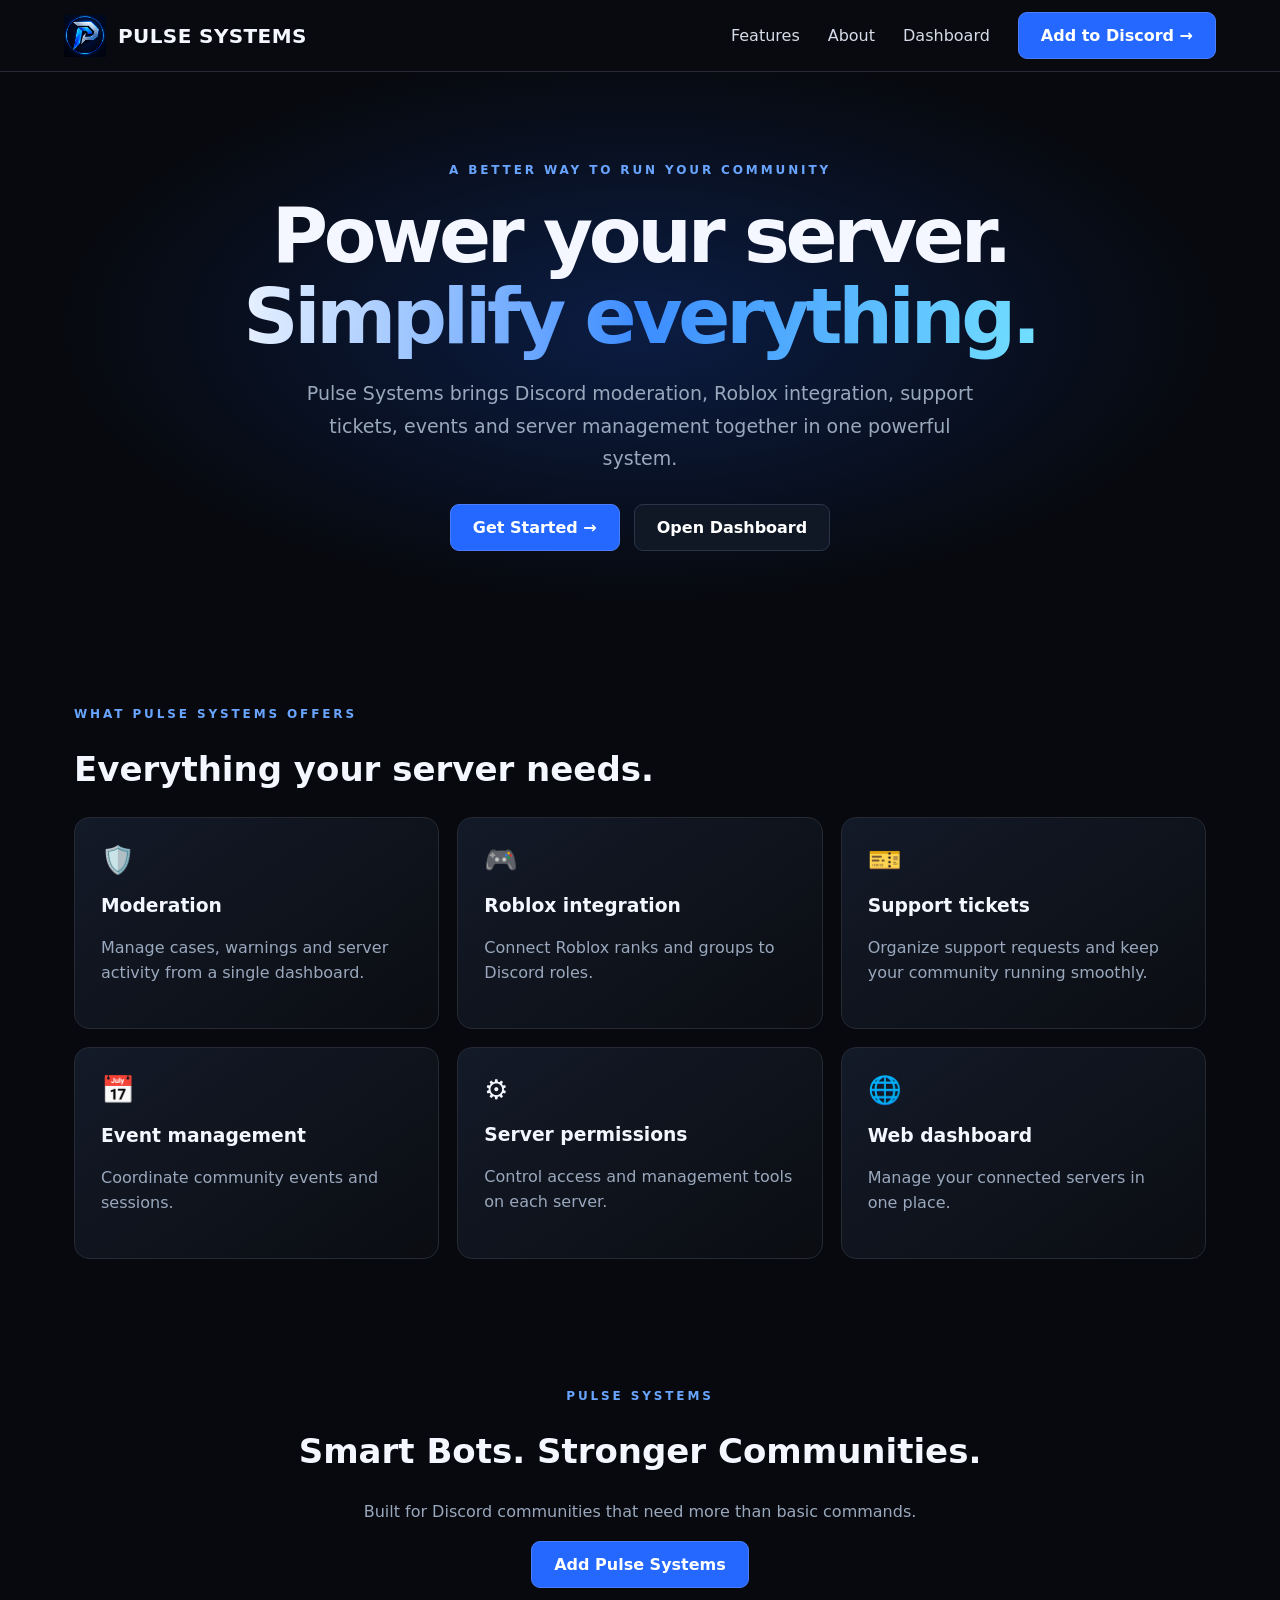
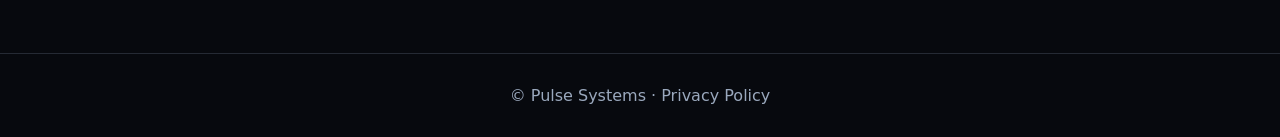
<file: index.html>
<!doctype html><html lang="en"><head><meta charset="utf-8"><meta name="viewport" content="width=device-width,initial-scale=1"><title>Pulse Systems — Smart Bots. Stronger Communities.</title><link rel="stylesheet" href="pulse-site.css"></head><body><header class="top"><a class="brand" href="index.html"><img src="pulse-logo.png" alt="Pulse Systems">PULSE SYSTEMS</a><nav class="links"><a href="index.html#features">Features</a><a href="index.html#about">About</a><a href="login.html">Dashboard</a><a class="btn" href="https://discord.com/oauth2/authorize?client_id=1556879045915050004&permissions=8&integration_type=0&scope=bot+applications.commands">Add to Discord →</a></nav></header><main><section class="hero"><div><div class="eyebrow">A better way to run your community</div><h1>Power your server.<br><span class="gradient">Simplify everything.</span></h1><p>Pulse Systems brings Discord moderation, Roblox integration, support tickets, events and server management together in one powerful system.</p><div class="hero-actions"><a class="btn" href="https://discord.com/oauth2/authorize?client_id=1556879045915050004&permissions=8&integration_type=0&scope=bot+applications.commands">Get Started →</a><a class="btn alt" href="login.html">Open Dashboard</a></div></div></section><section class="section" id="features"><div class="eyebrow">What Pulse Systems offers</div><h2>Everything your server needs.</h2><div class="cards"><div class="card"><div class="emoji">🛡️</div><h3>Moderation</h3><p>Manage cases, warnings and server activity from a single dashboard.</p></div><div class="card"><div class="emoji">🎮</div><h3>Roblox integration</h3><p>Connect Roblox ranks and groups to Discord roles.</p></div><div class="card"><div class="emoji">🎫</div><h3>Support tickets</h3><p>Organize support requests and keep your community running smoothly.</p></div><div class="card"><div class="emoji">📅</div><h3>Event management</h3><p>Coordinate community events and sessions.</p></div><div class="card"><div class="emoji">⚙️</div><h3>Server permissions</h3><p>Control access and management tools on each server.</p></div><div class="card"><div class="emoji">🌐</div><h3>Web dashboard</h3><p>Manage your connected servers in one place.</p></div></div></section><section class="section" id="about" style="text-align:center"><div class="eyebrow">Pulse Systems</div><h2>Smart Bots. Stronger Communities.</h2><p class="muted">Built for Discord communities that need more than basic commands.</p><a class="btn" href="https://discord.com/oauth2/authorize?client_id=1556879045915050004&permissions=8&integration_type=0&scope=bot+applications.commands">Add Pulse Systems</a></section></main><footer class="foot">© Pulse Systems · <a href="privacy.html">Privacy Policy</a></footer></body></html>
</file>
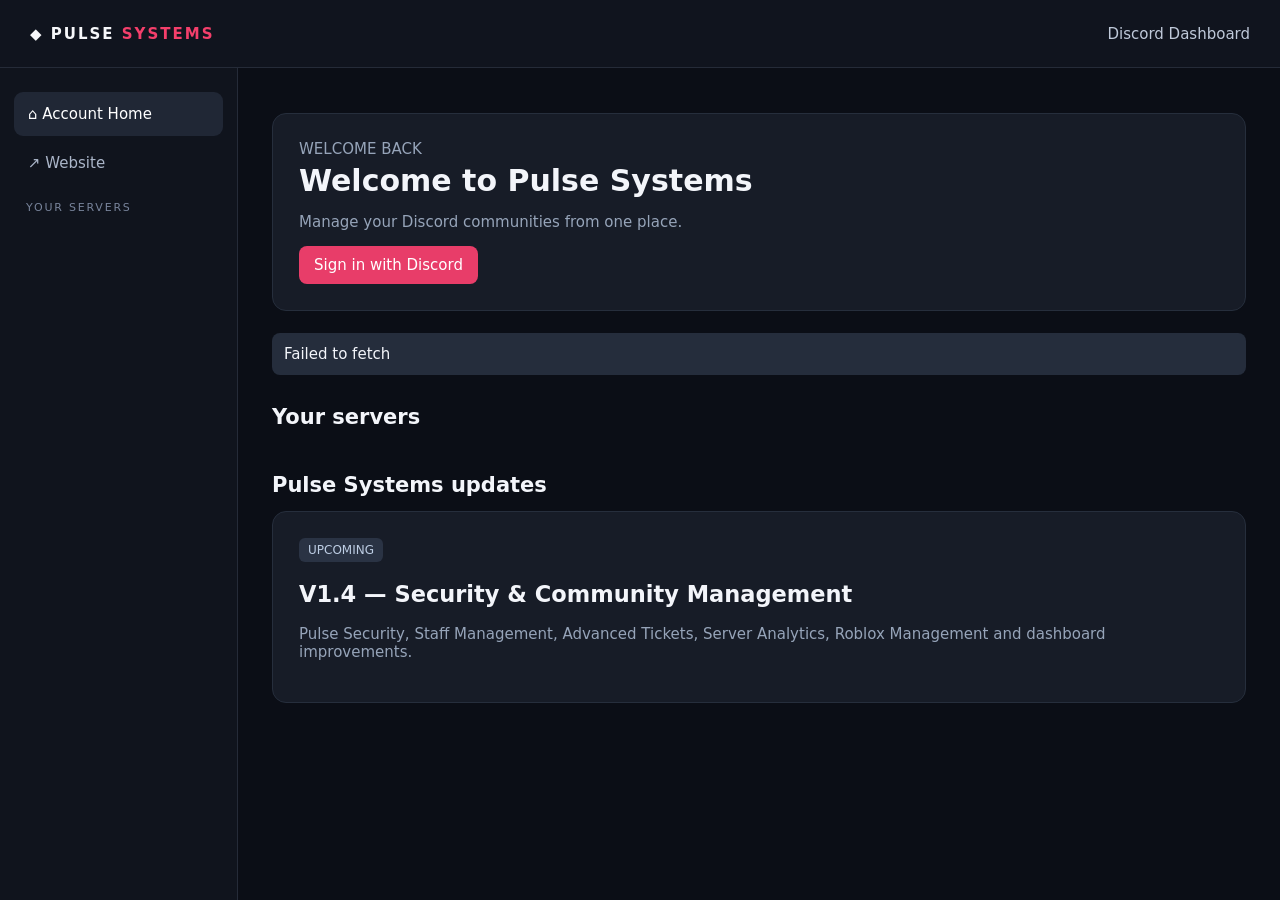
<file: dashboard.html>
<!doctype html><html lang="en"><head><meta charset="utf-8"><meta name="viewport" content="width=device-width,initial-scale=1"><title>Pulse Systems — Dashboard</title><link rel="stylesheet" href="pulse-dashboard.css"></head><body><header class="top"><a class="brand" href="index.html">◆ PULSE <b>SYSTEMS</b></a><div class="user" id="account">Discord Dashboard</div></header><div class="shell"><aside><a class="side-link active" href="dashboard.html">⌂ Account Home</a><a class="side-link" href="index.html">↗ Website</a><div class="side-label">YOUR SERVERS</div><div id="sidebarServers"></div></aside><main class="content"><section class="hero"><div class="muted">WELCOME BACK</div><h1 id="greeting">Welcome to Pulse Systems</h1><p class="muted">Manage your Discord communities from one place.</p><button class="btn" id="signin" hidden>Sign in with Discord</button></section><div id="feedback" class="feedback">Connecting to your account…</div><h2 class="section-title">Your servers</h2><div id="serverCards" class="cards"></div><h2 class="section-title">Pulse Systems updates</h2><section class="panel"><span class="pill">UPCOMING</span><h2>V1.4 — Security & Community Management</h2><p class="muted">Pulse Security, Staff Management, Advanced Tickets, Server Analytics, Roblox Management and dashboard improvements.</p></section></main></div><script src="dashboard-config.js"></script><script src="pulse-dashboard-common.js"></script><script src="pulse-home.js"></script></body></html>
</file>
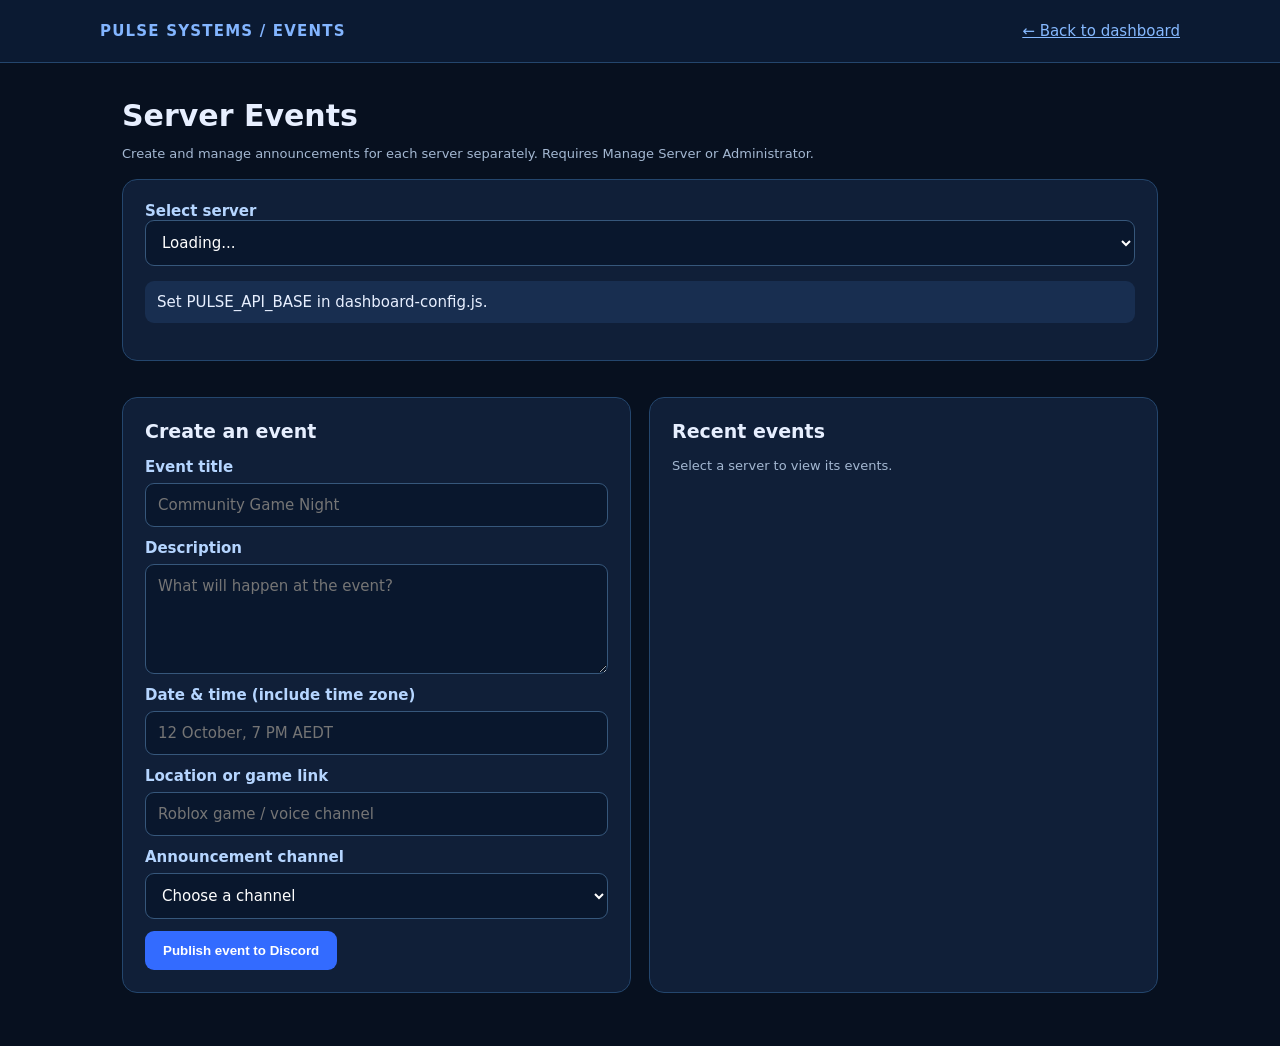
<file: events.html>
<!doctype html><html lang="en"><head><meta charset="utf-8"><meta name="viewport" content="width=device-width,initial-scale=1"><title>Events | Pulse Systems</title><style>
:root{color-scheme:dark}*{box-sizing:border-box}body{margin:0;background:#07101f;color:#e7efff;font:15px system-ui,Segoe UI,sans-serif}header{padding:22px max(24px,calc((100vw - 1080px)/2));background:#0b1a32;border-bottom:1px solid #24466d;display:flex;justify-content:space-between;gap:12px;align-items:center}a{color:#86b9ff}h1{font-size:30px;margin:0}h2{font-size:19px;margin-top:0}.brand{color:#83b5ff;letter-spacing:.08em;font-weight:800}.wrap{max-width:1080px;margin:35px auto;padding:0 22px}.card{border:1px solid #24466d;border-radius:15px;background:#101f38;padding:22px;margin:18px 0}.grid{display:grid;grid-template-columns:1fr 1fr;gap:18px}.field{display:grid;gap:7px;margin:12px 0}label{font-weight:650;color:#b5d5ff}input,select,textarea{width:100%;background:#09172d;border:1px solid #36577b;color:#fff;border-radius:9px;padding:12px;font:inherit}textarea{min-height:110px;resize:vertical}button{background:#336bff;border:0;color:white;border-radius:9px;padding:12px 18px;font-weight:700;cursor:pointer}button:disabled{opacity:.5;cursor:not-allowed}.secondary{background:#223b5d}.event{border:1px solid #284b73;border-radius:10px;padding:15px;margin:12px 0}.muted{color:#a4b8d2;font-size:13px}.notice{padding:12px;border-radius:9px;background:#182e50;min-height:42px}.row{display:flex;gap:12px;align-items:center;flex-wrap:wrap}#login{display:none}@media(max-width:720px){.grid{grid-template-columns:1fr}header{padding:16px 22px}}</style></head>
<body><header><div class="brand">PULSE SYSTEMS / EVENTS</div><a href="dashboard.html">← Back to dashboard</a></header><main class="wrap"><h1>Server Events</h1><p class="muted">Create and manage announcements for each server separately. Requires Manage Server or Administrator.</p><div class="card"><div class="row"><div style="flex:1"><label for="guild">Select server</label><select id="guild"><option value="">Loading...</option></select></div><button id="login">Sign in with Discord</button><button id="logout" class="secondary" hidden>Log out</button></div><p class="notice" id="status" role="status">Connecting...</p></div><div class="grid"><section class="card"><h2>Create an event</h2><form id="create"><div class="field"><label for="title">Event title</label><input id="title" maxlength="150" required placeholder="Community Game Night"></div><div class="field"><label for="details">Description</label><textarea id="details" maxlength="900" required placeholder="What will happen at the event?"></textarea></div><div class="field"><label for="when">Date & time (include time zone)</label><input id="when" maxlength="200" required placeholder="12 October, 7 PM AEDT"></div><div class="field"><label for="location">Location or game link</label><input id="location" maxlength="300" required placeholder="Roblox game / voice channel"></div><div class="field"><label for="channel">Announcement channel</label><select id="channel" required><option value="">Choose a channel</option></select></div><button id="publish" type="submit">Publish event to Discord</button></form></section><section class="card"><h2>Recent events</h2><div id="events" class="muted">Select a server to view its events.</div></section></div></main>
<script src="dashboard-config.js"></script><script>
(()=>{'use strict';const $=id=>document.getElementById(id),api=(window.PULSE_API_BASE||'').replace(/\/$/,''),status=$('status');let csrf='';const esc=s=>String(s??'').replace(/[&<>"']/g,c=>({'&':'&amp;','<':'&lt;','>':'&gt;','"':'&quot;',"'":'&#39;'}[c]));function msg(s){status.textContent=s}async function request(path,method='GET',body){const r=await fetch(api+path,{method,credentials:'include',headers:{'Accept':'application/json','Content-Type':'application/json','X-Pulse-CSRF':csrf},body:body?JSON.stringify(body):undefined});if(!r.ok)throw Error((await r.text()).slice(0,250)||'Request failed: '+r.status);return r.json()}async function load(){const id=$('guild').value;$('events').textContent='Loading...';$('channel').innerHTML='<option value="">Choose a channel</option>';if(!id){$('events').textContent='Select a server.';return}try{const [ev,ch]=await Promise.all([request('/api/guilds/'+id+'/events'),request('/api/guilds/'+id+'/event-channels')]);for(const c of ch.channels){const opt=document.createElement('option');opt.value=c.id;opt.textContent='#'+c.name;$('channel').append(opt)}$('events').innerHTML='';if(!ev.events.length){$('events').textContent='No events in this server yet.'}for(const e of ev.events){const div=document.createElement('div');div.className='event';const active=e.ended_at===null;div.innerHTML='<b>'+esc(e.title)+'</b><p class="muted">'+(active?'Active':'Ended')+' • '+new Date(e.created_at*1000).toLocaleString()+'</p><p class="muted">Host ID: '+esc(e.host_id)+'</p>';if(active){const b=document.createElement('button');b.textContent='End event';b.className='secondary';b.onclick=async()=>{if(!confirm('End this event and post a closing message?'))return;b.disabled=true;try{await request('/api/guilds/'+id+'/events/'+e.id+'/end','POST');msg('Event ended successfully.');await load()}catch(err){msg(err.message);b.disabled=false}};div.append(b)}$('events').append(div)}msg('Managing events for the selected server.')}catch(err){msg(err.message);$('events').textContent='Unable to load events.'}}$('guild').addEventListener('change',load);$('create').addEventListener('submit',async e=>{e.preventDefault();const id=$('guild').value;if(!id)return msg('Select a server first.');const b=$('publish');b.disabled=true;try{const result=await request('/api/guilds/'+id+'/events','POST',{title:$('title').value,details:$('details').value,when:$('when').value,location:$('location').value,channel_id:$('channel').value});$('create').reset();msg('Event published successfully: '+result.message_url);await load()}catch(err){msg(err.message)}finally{b.disabled=false}});$('login').onclick=()=>location.href=api+'/api/login';$('logout').onclick=async()=>{try{await request('/api/logout','POST')}finally{location.reload()}};async function init(){if(!api||api.includes('SET-YOUR-API-HOST'))return msg('Set PULSE_API_BASE in dashboard-config.js.');try{const me=await request('/api/me');csrf=me.csrf;$('logout').hidden=false;const result=await request('/api/guilds');$('guild').innerHTML='<option value="">Choose a server</option>';for(const g of result.guilds){const o=document.createElement('option');o.value=g.id;o.textContent=g.name;$('guild').append(o)}if(result.guilds.length){$('guild').value=result.guilds[0].id;await load()}else msg('No servers available.')}catch(err){msg('Sign in to manage events. '+err.message);$('login').style.display='inline-block'}}init()})();
</script></body></html>
</file>
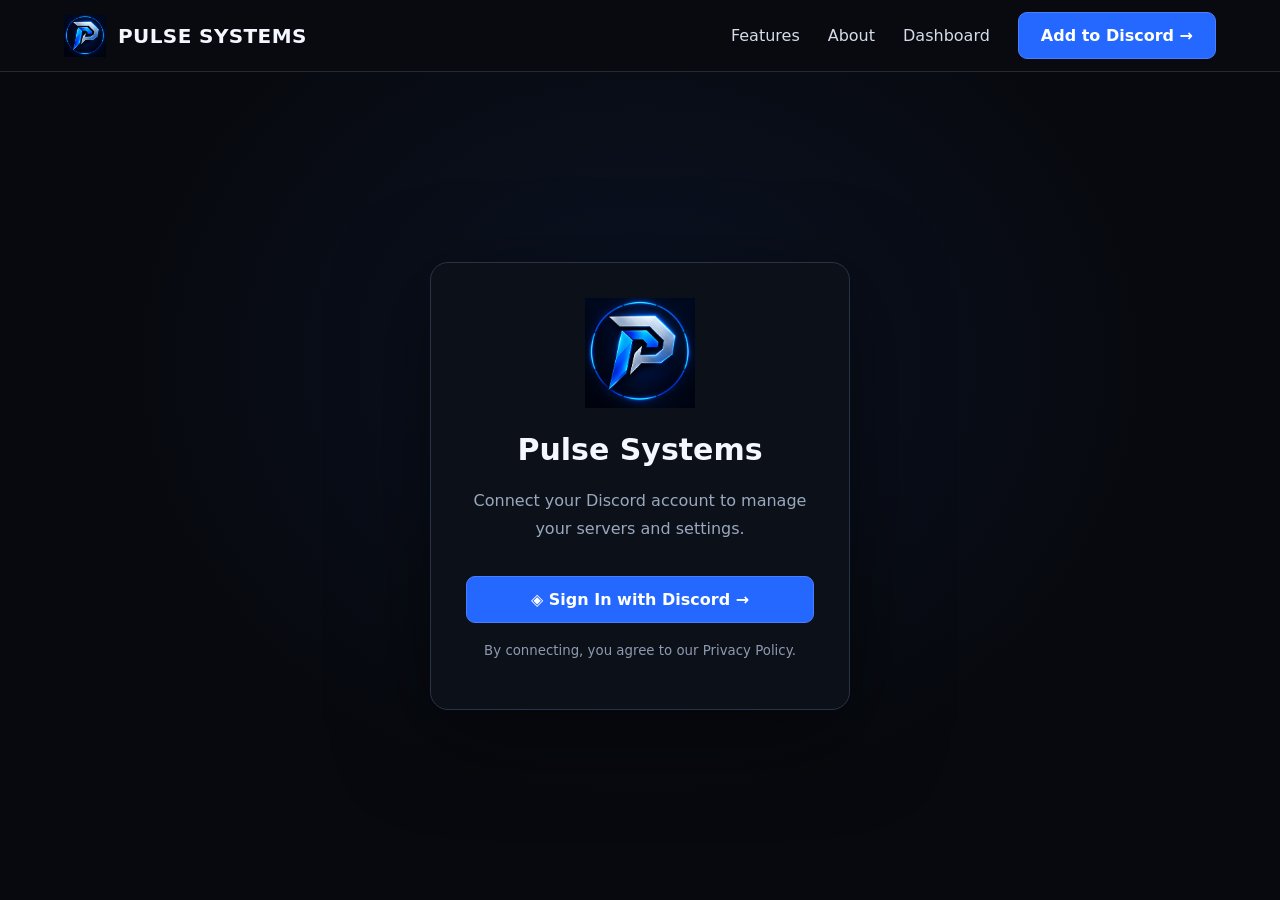
<file: login.html>
<!doctype html><html lang="en"><head><meta charset="utf-8"><meta name="viewport" content="width=device-width,initial-scale=1"><title>Sign in — Pulse Systems</title><link rel="stylesheet" href="pulse-site.css"></head><body><header class="top"><a class="brand" href="index.html"><img src="pulse-logo.png" alt="Pulse Systems">PULSE SYSTEMS</a><nav class="links"><a href="index.html#features">Features</a><a href="index.html#about">About</a><a href="login.html">Dashboard</a><a class="btn" href="https://discord.com/oauth2/authorize?client_id=1556879045915050004&permissions=8&integration_type=0&scope=bot+applications.commands">Add to Discord →</a></nav></header><main class="authwrap"><div class="authcard"><img src="pulse-logo.png" alt="Pulse Systems logo"><h1>Pulse Systems</h1><p>Connect your Discord account to manage your servers and settings.</p><a class="btn" href="#" id="signin">◈ Sign In with Discord →</a><small>By connecting, you agree to our <a href="privacy.html">Privacy Policy</a>.</small><p id="authError" class="muted" role="status"></p></div></main><script src="dashboard-config.js"></script><script>const api=(window.PULSE_DASHBOARD_CONFIG?.apiBaseUrl||'').replace(/\/$/,'');document.getElementById('signin').onclick=e=>{e.preventDefault();if(!api||api.includes('SET-YOUR')){document.getElementById('authError').textContent='Configure dashboard-config.js first.';return}location.href=api+'/api/login'};if(api)fetch(api+'/api/me',{credentials:'include'}).then(r=>{if(r.ok)location.replace('servers.html')}).catch(()=>{});</script></body></html>
</file>
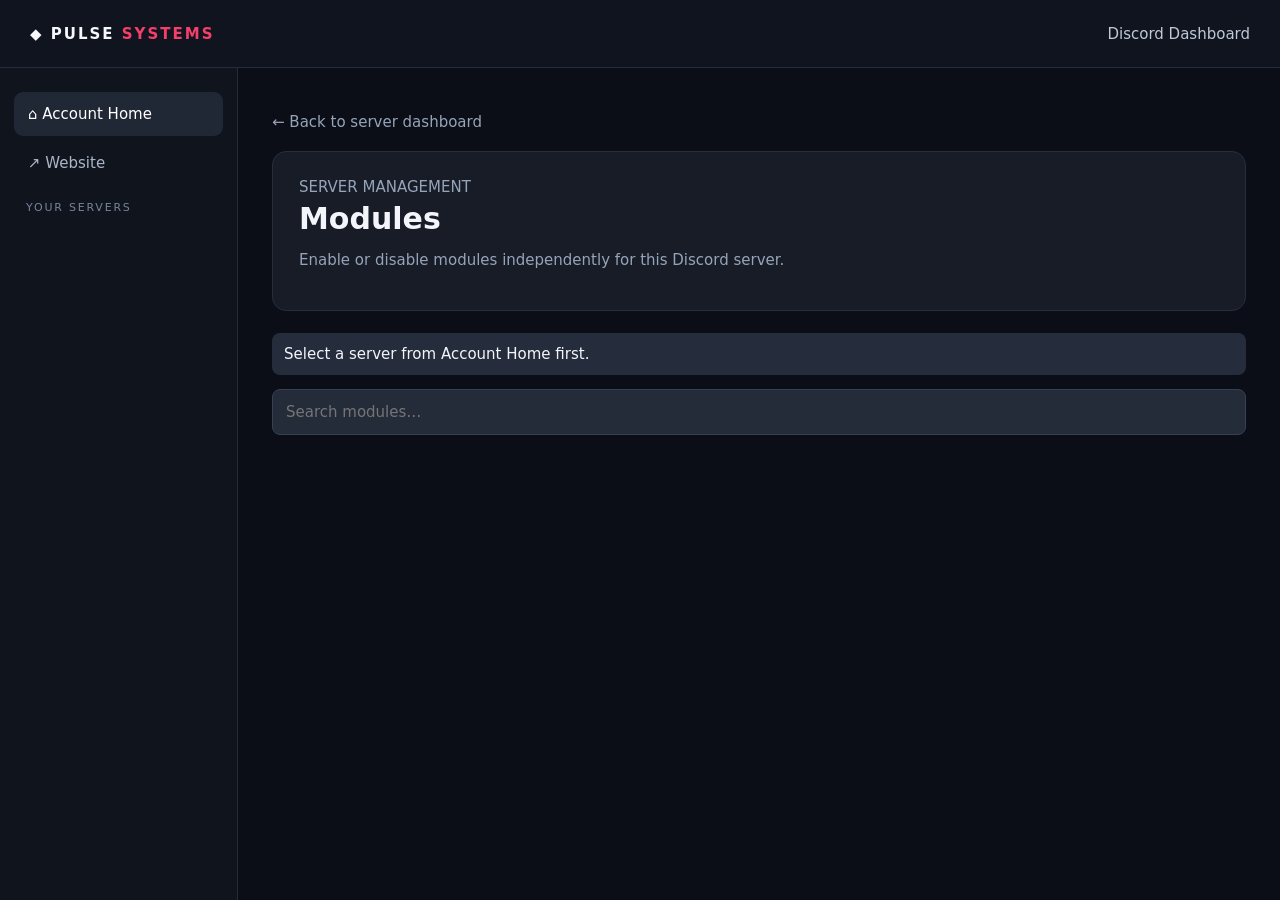
<file: modules.html>
<!doctype html><html lang="en"><head><meta charset="utf-8"><meta name="viewport" content="width=device-width,initial-scale=1"><title>Pulse Systems — Dashboard</title><link rel="stylesheet" href="pulse-dashboard.css"></head><body><header class="top"><a class="brand" href="index.html">◆ PULSE <b>SYSTEMS</b></a><div class="user" id="account">Discord Dashboard</div></header><div class="shell"><aside><a class="side-link active" href="dashboard.html">⌂ Account Home</a><a class="side-link" href="index.html">↗ Website</a><div class="side-label">YOUR SERVERS</div><div id="sidebarServers"></div></aside><main class="content"><a href="server-dashboard.html" id="back" class="muted">← Back to server dashboard</a><section class="hero" style="margin-top:20px"><div class="muted">SERVER MANAGEMENT</div><h1 id="serverTitle">Modules</h1><p class="muted">Enable or disable modules independently for this Discord server.</p></section><div id="feedback" class="feedback">Loading modules…</div><input id="search" type="search" placeholder="Search modules…"><div id="moduleCards" class="cards"></div></main></div><script src="dashboard-config.js"></script><script src="pulse-dashboard-common.js"></script><script src="pulse-modules.js"></script></body></html>
</file>
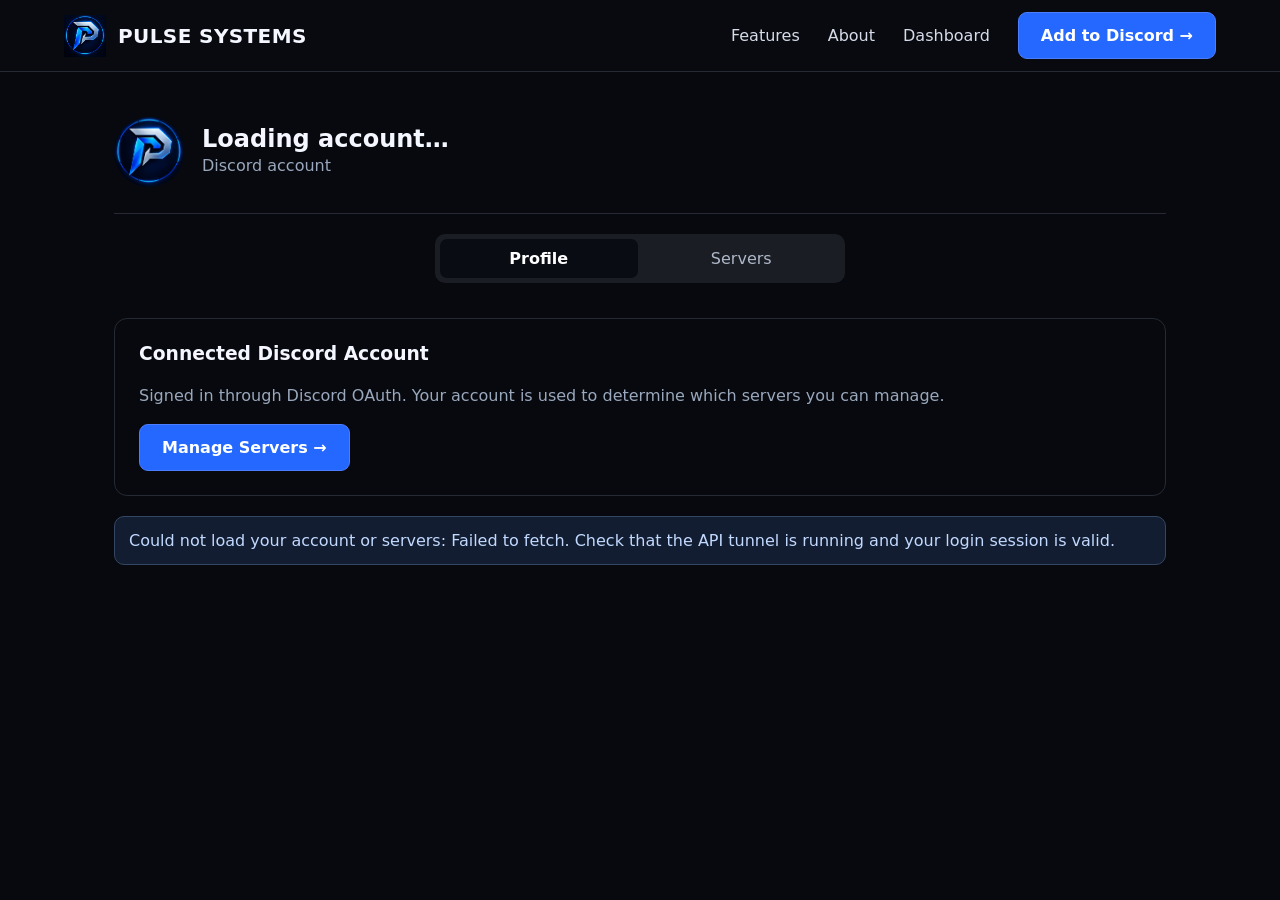
<file: profile.html>
<!doctype html><html lang="en"><head><meta charset="utf-8"><meta name="viewport" content="width=device-width,initial-scale=1"><title>Profile — Pulse Systems</title><link rel="stylesheet" href="pulse-site.css"></head><body><header class="top"><a class="brand" href="index.html"><img src="pulse-logo.png" alt="Pulse Systems">PULSE SYSTEMS</a><nav class="links"><a href="index.html#features">Features</a><a href="index.html#about">About</a><a href="login.html">Dashboard</a><a class="btn" href="https://discord.com/oauth2/authorize?client_id=1556879045915050004&permissions=8&integration_type=0&scope=bot+applications.commands">Add to Discord →</a></nav></header><main class="shell"><div class="profile"><img id="avatar" class="avatar" src="pulse-logo.png" alt="Profile avatar"><div><h2 id="username" style="margin:0">Loading account…</h2><span class="muted" id="userid">Discord account</span></div></div><div class="tabs"><a href="profile.html" class="active">Profile</a><a href="servers.html">Servers</a></div><div class="profilebox"><h3>Connected Discord Account</h3><p class="muted">Signed in through Discord OAuth. Your account is used to determine which servers you can manage.</p><a class="btn" href="servers.html">Manage Servers →</a></div><div class="notice" id="notice">Checking account…</div><div id="guilds" class="hidden"></div></main><script src="dashboard-config.js"></script><script src="pulse-account.js"></script></body></html>
</file>
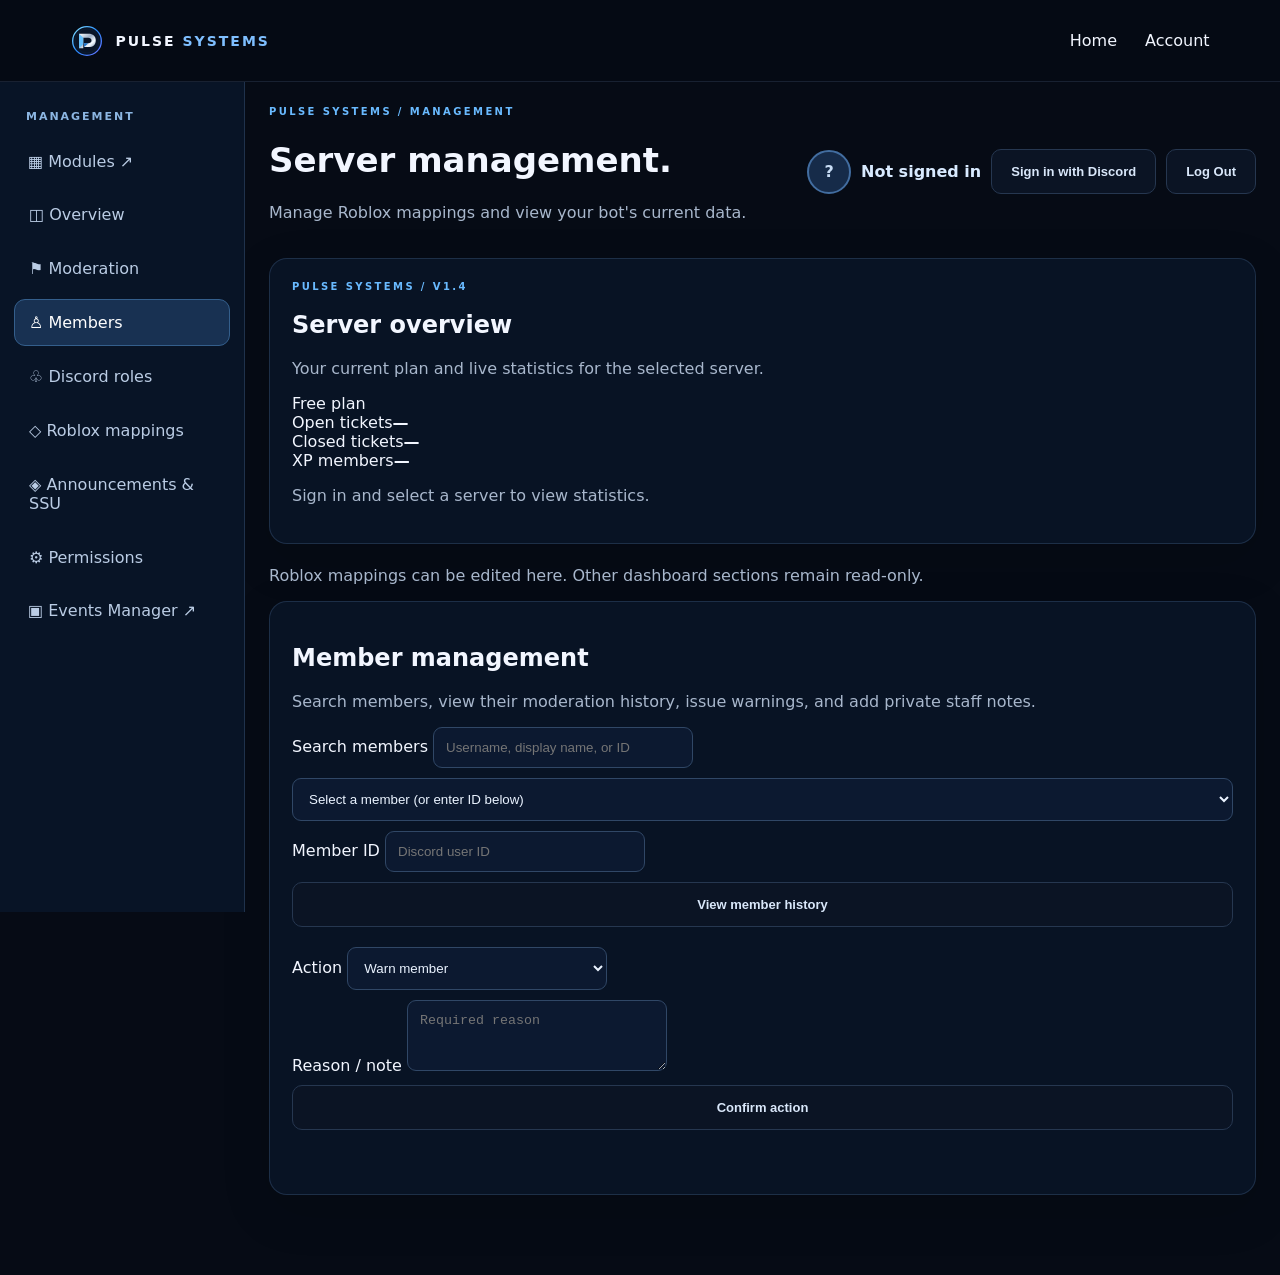
<file: server-dashboard.html>
<!doctype html>
<html lang="en">
<head>
  <meta charset="utf-8"><meta name="viewport" content="width=device-width,initial-scale=1">
  <meta name="theme-color" content="#07101f"><title>Dashboard — Pulse Systems</title>
  <link rel="icon" href="assets/pulse-mark.svg" type="image/svg+xml"><link rel="stylesheet" href="styles.css">
  <style>
    .dash-wrap{max-width:1120px;margin:42px auto 80px;padding:0 24px}.dash-head{display:flex;justify-content:space-between;align-items:center;gap:18px;flex-wrap:wrap}.dash-panel{border:1px solid rgba(125,170,230,.18);background:rgba(10,22,42,.78);border-radius:18px;padding:22px;margin-top:20px;box-shadow:0 16px 50px #0002}.dash-grid{display:grid;grid-template-columns:repeat(2,minmax(0,1fr));gap:18px}.dash-table{width:100%;border-collapse:collapse;font-size:14px}.dash-table th,.dash-table td{text-align:left;padding:11px;border-bottom:1px solid rgba(125,170,230,.15);vertical-align:top;overflow-wrap:anywhere}.dash-table th{color:#8ecbff}.dash-scroll{overflow:auto}.dash-muted{color:#a8b7cc}.dash-status{padding:12px 14px;border-radius:10px;background:rgba(60,130,220,.12);margin-top:14px}.dash-select{max-width:100%;min-width:260px;padding:12px;border-radius:9px;background:#0c1930;color:#eaf3ff;border:1px solid #304766}.dash-button{cursor:pointer}.dash-empty{color:#a8b7cc;padding:18px 0}@media(max-width:760px){.dash-grid{grid-template-columns:1fr}.dash-wrap{padding:0 16px}.dash-table{min-width:600px}}
  </style>
<style>
.pulse-layout{display:grid;grid-template-columns:245px minmax(0,1fr);min-height:calc(100vh - 70px)}
.pulse-sidebar{background:#081426;border-right:1px solid rgba(125,170,230,.2);padding:28px 14px;position:sticky;top:0;height:calc(100vh - 70px);overflow:auto}
.pulse-sidebar-title{color:#8cb6e2;font-size:11px;letter-spacing:.18em;font-weight:800;padding:0 12px 16px}
.pulse-side-nav{display:grid;gap:7px}
.pulse-side-nav button{width:100%;text-align:left;border:1px solid transparent;background:transparent;color:#bacce4;border-radius:11px;padding:13px 14px;font:inherit;cursor:pointer}
.pulse-side-nav button:hover,.pulse-side-nav button.pulse-nav-active{background:#183152;color:white;border-color:#345f8c}
.pulse-main{width:100%;max-width:1400px;margin:24px auto 80px;min-width:0}
.pulse-account{display:flex;align-items:center;gap:10px;flex-wrap:wrap;justify-content:flex-end}
.pulse-avatar{width:44px;height:44px;flex-shrink:0;border-radius:50%;object-fit:cover;border:2px solid #426da0;background:#162b49;display:grid;place-items:center;color:#c8ddf5;font-weight:700}
.pulse-account-name{color:#d8eaff;font-weight:600;max-width:170px;overflow:hidden;text-overflow:ellipsis;white-space:nowrap}
.pulse-view[hidden]{display:none!important}
.pulse-view>.dash-panel{margin-top:0}
@media(max-width:900px){.pulse-layout{display:block}.pulse-sidebar{position:static;height:auto;padding:12px;overflow-x:auto}.pulse-sidebar-title{display:none}.pulse-side-nav{display:flex;width:max-content;gap:5px}.pulse-side-nav button{width:auto;white-space:nowrap}.pulse-main{margin:20px auto;padding:0 14px}.pulse-account-name{display:none}}
 .backservers{display:inline-block;color:#9bc8ff;font-weight:700;margin-bottom:8px} .pulse-main .dash-head h1{font-size:34px} </style></head>
<body>
  <header class="topbar"><a class="brand" href="index.html"><img src="assets/pulse-mark.svg" alt="" class="brand-mark"><span>PULSE <b>SYSTEMS</b></span></a><nav><a href="index.html">Home</a><a href="dashboard.html">Account</a></nav></header>
  <div class="pulse-layout"><aside class="pulse-sidebar" aria-label="Dashboard sections"><div class="pulse-sidebar-title">MANAGEMENT</div><nav class="pulse-side-nav" id="pulseSideNav">
<a href="modules.html" id="modulesNavLink" style="display:block;padding:13px 14px;color:#bacce4;text-decoration:none">▦ Modules ↗</a>
 <button type="button" data-view="overview" class="pulse-nav-active">◫ Overview</button>
<button type="button" data-view="moderation">⚑ Moderation</button>
<button type="button" data-view="members">♙ Members</button>
<button type="button" data-view="roles">♧ Discord roles</button>
<button type="button" data-view="roblox">◇ Roblox mappings</button>
<button type="button" data-view="announcements">◈ Announcements &amp; SSU</button>
<button type="button" data-view="permissions">⚙ Permissions</button>
<a href="events.html" style="display:block;padding:13px 14px;color:#bacce4;text-decoration:none">▣ Events Manager ↗</a>
</nav></aside><main class="dash-wrap pulse-main">
    <div class="dash-head"><div><div class="eyebrow">PULSE SYSTEMS / MANAGEMENT</div><h1>Server <span>management.</span></h1><p class="dash-muted">Manage Roblox mappings and view your bot's current data.</p></div><div class="pulse-account" id="pulseAccount"><span class="pulse-avatar pulse-avatar-guest" id="pulseAvatar" aria-hidden="true">?</span><span class="pulse-account-name" id="pulseAccountName">Not signed in</span><button class="button secondary dash-button" id="loginBtn">Sign in with Discord</button><button class="button secondary dash-button" id="logoutBtn" hidden>Log Out</button></div></div>
    <div class="dash-panel"><a href="dashboard.html" class="backservers">← Back to account</a><br><select style="display:none" class="dash-select" id="guildSelect" disabled><option>Sign in to load servers</option></select><div class="dash-status" id="status" role="status">Set your API address in dashboard-config.js before signing in.</div></div>
    <section class="dash-panel" id="pulseOverviewPanel" aria-label="Pulse Systems server overview">
      <div class="pulse-overview-head"><div><div class="eyebrow">PULSE SYSTEMS / V1.4</div><h2>Server overview</h2><p class="dash-muted">Your current plan and live statistics for the selected server.</p></div><span class="pulse-plan-pill">Free plan</span></div>
      <div class="pulse-overview-grid" aria-live="polite">
        <div class="pulse-metric"><span>Open tickets</span><strong id="pulseOpenTickets">—</strong></div>
        <div class="pulse-metric"><span>Closed tickets</span><strong id="pulseClosedTickets">—</strong></div>
        <div class="pulse-metric"><span>XP members</span><strong id="pulseXpMembers">—</strong></div>
      </div>
      <p class="dash-muted" id="pulseOverviewStatus" role="status">Sign in and select a server to view statistics.</p>
    </section>
    <div class="dash-grid">
      <section class="dash-panel"><h2>Moderation logs</h2><p class="dash-muted">Latest cases recorded by the bot.</p><div class="dash-scroll" id="logs"><p class="dash-empty">No data loaded.</p></div></section>
      <section class="dash-panel"><h2>Discord roles</h2><p class="dash-muted">Roles and their server positions.</p><div class="dash-scroll" id="roles"><p class="dash-empty">No data loaded.</p></div></section>
      <section class="dash-panel"><h2>Roblox mappings</h2><p class="dash-muted">Existing group/rank to Discord role mappings.</p><div id="roblox"><p class="dash-empty">No data loaded.</p></div></section>
      <section class="dash-panel"><h2>Announcements & SSU</h2><p class="dash-muted">Current opt-in panel and recent SSU sessions.</p><div id="announcements"><p class="dash-empty">No data loaded.</p></div></section>
    </div>
    <p class="dash-muted" style="margin-top:22px">Roblox mappings can be edited here. Other dashboard sections remain read-only.</p>
  </main></div>
  <script src="dashboard-config.js?v=20261010-3"></script><script src="dashboard.js?v=20261014-redesign"></script>
<script src="server-overview.js?v=1.4"></script>
<script>document.getElementById("modulesNavLink").href="modules.html?guild="+encodeURIComponent(new URLSearchParams(location.search).get("guild")||"");</script></body></html>
</file>
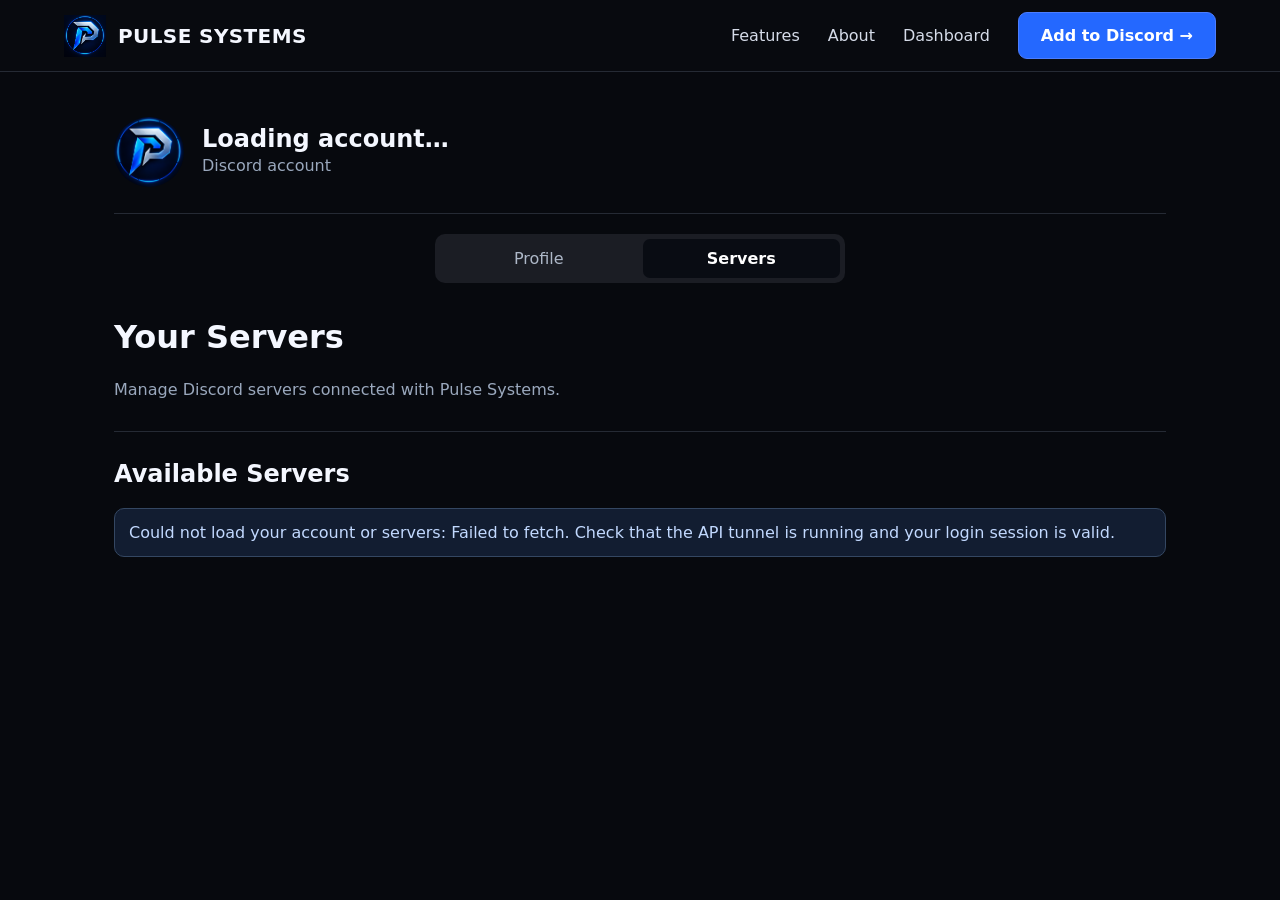
<file: servers.html>
<!doctype html><html lang="en"><head><meta charset="utf-8"><meta name="viewport" content="width=device-width,initial-scale=1"><title>Your Servers — Pulse Systems</title><link rel="stylesheet" href="pulse-site.css"></head><body><header class="top"><a class="brand" href="index.html"><img src="pulse-logo.png" alt="Pulse Systems">PULSE SYSTEMS</a><nav class="links"><a href="index.html#features">Features</a><a href="index.html#about">About</a><a href="login.html">Dashboard</a><a class="btn" href="https://discord.com/oauth2/authorize?client_id=1556879045915050004&permissions=8&integration_type=0&scope=bot+applications.commands">Add to Discord →</a></nav></header><main class="shell"><div class="profile"><img id="avatar" class="avatar" src="pulse-logo.png" alt="Profile avatar"><div><h2 id="username" style="margin:0">Loading account…</h2><span class="muted" id="userid">Discord account</span></div></div><div class="tabs"><a href="profile.html">Profile</a><a href="servers.html" class="active">Servers</a></div><h1>Your Servers</h1><p class="muted">Manage Discord servers connected with Pulse Systems.</p><hr style="border:0;border-top:1px solid #252a34;margin:28px 0"><h2>Available Servers</h2><div class="notice" id="notice">Loading servers…</div><div class="guildgrid" id="guilds"></div></main><script src="dashboard-config.js"></script><script src="pulse-account.js"></script></body></html>
</file>
<file: pulse-site.css>
:root{color-scheme:dark;--bg:#07090e;--card:#0e1119;--line:#252a34;--blue:#2468ff;--txt:#f4f7ff;--muted:#9aa8bd}*{box-sizing:border-box}body{margin:0;background:var(--bg);color:var(--txt);font-family:Inter,system-ui,Segoe UI,Arial,sans-serif}a{color:inherit;text-decoration:none}button{font:inherit;cursor:pointer}.top{height:72px;border-bottom:1px solid var(--line);display:flex;align-items:center;justify-content:space-between;padding:0 clamp(20px,5vw,90px);background:#080a0f}.brand{display:flex;align-items:center;gap:12px;font-weight:900;letter-spacing:.02em;font-size:20px}.brand img{height:42px;width:42px;object-fit:contain}.links{display:flex;align-items:center;gap:28px}.links a:not(.btn){color:#d6dce9}.btn{display:inline-flex;align-items:center;justify-content:center;border-radius:9px;background:var(--blue);padding:13px 22px;color:white;border:1px solid #4b7dff;font-weight:700;transition:.2s}.btn:hover{background:#4782ff;transform:translateY(-2px)}.btn.alt{background:#111825;border-color:#2a3549}.hero{min-height:570px;display:grid;place-items:center;text-align:center;position:relative;overflow:hidden;padding:70px 22px}.hero:before{content:'';position:absolute;inset:-40%;background:radial-gradient(ellipse at 50% 47%,#123d9b60 0%,transparent 36%);animation:float 9s ease-in-out infinite alternate}.hero>*{position:relative}.eyebrow{color:#69a5ff;letter-spacing:.24em;text-transform:uppercase;font-size:12px;font-weight:800}.hero h1{font-size:clamp(44px,6vw,80px);line-height:1.06;margin:18px 0;letter-spacing:-.055em}.gradient{background:linear-gradient(95deg,#e9f2ff,#3c8cff,#72dfff);color:transparent;background-clip:text}.hero p{font-size:19px;color:var(--muted);max-width:690px;margin:20px auto 30px;line-height:1.7}.hero-actions{display:flex;justify-content:center;gap:14px;flex-wrap:wrap}.section{max-width:1180px;margin:auto;padding:65px 24px}.section h2{font-size:34px}.cards{display:grid;grid-template-columns:repeat(3,minmax(0,1fr));gap:18px}.card{border:1px solid var(--line);background:linear-gradient(145deg,#131a28,#0b0d12);padding:26px;border-radius:15px;transition:.2s}.card:hover{border-color:#397cff;transform:translateY(-3px)}.card .emoji{font-size:27px}.card p,.muted{color:var(--muted);line-height:1.6}.foot{border-top:1px solid var(--line);padding:32px 24px;text-align:center;color:var(--muted)}.authwrap{min-height:calc(100vh - 72px);display:grid;place-items:center;padding:40px 16px;background:radial-gradient(ellipse at 50% 35%,#12244a60,transparent 58%)}.authcard{width:min(420px,100%);border:1px solid #2a3346;background:#0c1019;border-radius:18px;padding:35px;text-align:center;box-shadow:0 24px 90px #0008}.authcard img{width:110px}.authcard h1{font-size:30px}.authcard p{color:var(--muted);line-height:1.7}.authcard .btn{width:100%;margin-top:18px}.authcard small{display:block;margin-top:20px;color:#8e9ab0}.shell{max-width:1100px;margin:45px auto;padding:0 24px}.profile{display:flex;align-items:center;gap:18px;border-bottom:1px solid var(--line);padding-bottom:26px}.avatar{width:70px;height:70px;border-radius:50%;background:#162c57;object-fit:cover}.tabs{display:flex;gap:5px;max-width:410px;margin:20px auto 35px;padding:5px;border-radius:10px;background:#1b1d24}.tabs a{flex:1;text-align:center;border-radius:7px;padding:10px;color:#aeb8c8}.tabs a.active{background:#090c13;color:#fff;font-weight:700}.guildgrid{display:grid;grid-template-columns:repeat(3,minmax(0,1fr));gap:14px}.guildcard{min-height:190px;border:1px solid #2c3039;background:#0d1017;border-radius:13px;padding:22px;display:flex;flex-direction:column;align-items:center;text-align:center;gap:12px}.guildcard img,.guildinitial{height:64px;width:64px;border-radius:17px;object-fit:cover;background:#202b3d;display:grid;place-items:center;font-size:24px;font-weight:800}.guildcard h3{font-size:15px;margin:0;flex:1}.guildcard .manage{width:100%;border:1px solid #323b4d;border-radius:7px;padding:10px;font-weight:700;font-size:13px}.guildcard:hover{border-color:#347cff}.notice{padding:14px;border:1px solid #344762;background:#121d31;border-radius:10px;color:#c2d9ff;margin:20px 0}.profilebox{border:1px solid var(--line);border-radius:13px;padding:24px;margin-top:20px}.profilebox h3{margin-top:0}.profilebox img{height:60px;width:60px;object-fit:contain}.profilebox .row{display:flex;gap:15px;align-items:center}.hidden{display:none!important}@keyframes float{from{transform:translateY(-3%)}to{transform:translateY(3%)}}@media(max-width:750px){.links{gap:10px}.links a:not(.btn){display:none}.cards,.guildgrid{grid-template-columns:1fr}.hero{min-height:480px}.shell{margin-top:25px}}
</file>
<file: pulse-dashboard.css>
*{box-sizing:border-box}body{margin:0;background:#0b0e16;color:#f3f5fa;font:15px system-ui,Segoe UI,Arial}a{color:inherit;text-decoration:none}button,input{font:inherit}.top{height:68px;border-bottom:1px solid #252b38;display:flex;align-items:center;justify-content:space-between;padding:0 30px;background:#10141e}.brand{font-weight:850;letter-spacing:2px;color:#f6f7fa}.brand b{color:#f43f6b}.user{color:#bfc9d9}.shell{display:grid;grid-template-columns:238px 1fr;min-height:calc(100vh - 68px)}aside{background:#10141d;border-right:1px solid #252b38;padding:24px 14px}.side-label{font-size:11px;color:#78849b;letter-spacing:1.8px;margin:16px 12px}.side-link{display:block;padding:13px 14px;border-radius:9px;color:#abb6c9;margin-bottom:5px}.side-link:hover,.side-link.active{background:#202735;color:#fff}.content{max-width:1350px;width:100%;margin:0 auto;padding:45px 34px}.hero,.panel{background:#171c27;border:1px solid #262e3c;border-radius:14px;padding:26px;margin-bottom:22px}.hero h1{font-size:30px;margin:5px 0}.muted{color:#96a4b9}.section-title{font-size:21px;margin:30px 0 14px}.cards{display:grid;grid-template-columns:repeat(auto-fit,minmax(240px,1fr));gap:16px}.card{background:#171c27;border:1px solid #293243;border-radius:12px;padding:22px}.card:hover{border-color:#e94370}.card h3{margin:8px 0}.pill{display:inline-block;border-radius:6px;padding:5px 9px;background:#2a3344;color:#bdcde3;font-size:12px}.btn{border:0;border-radius:8px;background:#e83d69;color:#fff;cursor:pointer;padding:10px 15px;display:inline-block}.btn:disabled{opacity:.5;cursor:not-allowed}.btn.alt{background:#293346}.gridline{display:flex;justify-content:space-between;align-items:center;gap:12px}.module-desc{min-height:42px}.switch{width:43px;height:24px;accent-color:#e83d69;cursor:pointer}input[type=search]{background:#242b39;border:1px solid #364156;border-radius:8px;color:white;padding:13px;width:100%;margin-bottom:20px}.feedback{padding:12px;border-radius:8px;background:#252d3c;margin:14px 0}.server{display:flex;gap:12px;align-items:center}.server-icon{height:48px;width:48px;border-radius:12px;background:#303c52;display:grid;place-items:center;overflow:hidden}.server-icon img{width:100%;height:100%;object-fit:cover}.tiny{font-size:12px}@media(max-width:800px){.shell{display:block}aside{border-bottom:1px solid #252b38;padding:10px;display:flex;overflow:auto}aside .side-label{display:none}.side-link{white-space:nowrap}.content{padding:24px 16px}.top{padding:0 14px}}
</file>
<file: styles.css>
:root{--bg:#060b15;--panel:#0b1424;--panel2:#0e1a2e;--line:rgba(146,177,222,.14);--text:#f2f6ff;--muted:#95a7c3;--blue:#42a5ff;--cyan:#54d9ff;--green:#4de0ba}*{box-sizing:border-box}html{scroll-behavior:smooth;scroll-padding-top:90px}body{margin:0;background:var(--bg);color:var(--text);font-family:Inter,ui-sans-serif,system-ui,-apple-system,"Segoe UI",sans-serif;overflow-x:hidden}a{color:inherit;text-decoration:none}.ambient{position:absolute;z-index:-1;pointer-events:none;filter:blur(100px);opacity:.18;border-radius:50%}.ambient-a{width:440px;height:440px;top:60px;left:-200px;background:#087bff}.ambient-b{width:380px;height:380px;top:260px;right:-190px;background:#00c9ff}.topbar{height:82px;display:flex;align-items:center;justify-content:space-between;padding:0 max(5.5vw,24px);border-bottom:1px solid var(--line);background:rgba(6,11,21,.8);backdrop-filter:blur(18px);position:sticky;top:0;z-index:10}.brand{display:inline-flex;align-items:center;gap:11px;font-size:14px;letter-spacing:2px;font-weight:800;white-space:nowrap}.brand b{color:#7fbfff}.brand-mark{width:34px;height:34px}nav{display:flex;align-items:center;gap:28px}.nav-link{font-size:13px;color:#a4b3ca;transition:.2s}.nav-link:hover,.nav-link.active{color:#fff}.nav-login{font-size:13px;font-weight:700;background:#132744;border:1px solid #28466b;border-radius:10px;padding:12px 16px}.nav-login span,.button span{margin-left:10px;color:var(--cyan)}.menu-toggle{display:none;background:none;border:0;color:white;font-size:24px}.section{padding:100px max(8vw,24px)}.hero{min-height:590px;display:grid;grid-template-columns:1.05fr .95fr;align-items:center;gap:30px;max-width:1400px;margin:auto;padding-top:78px;padding-bottom:74px}.eyebrow{font-size:10px;letter-spacing:2.4px;color:#69baff;font-weight:800}.pulse-dot{display:inline-block;width:7px;height:7px;background:var(--green);border-radius:50%;margin-right:9px;box-shadow:0 0 14px #4de0ba}.hero h1{font-size:clamp(42px,5.2vw,70px);line-height:1.07;letter-spacing:-3px;margin:25px 0 20px;font-weight:800}.hero h1 span,.section-heading h2 span,.cta h2 span,.privacy-copy h2 span,.support-section h2 span{background:linear-gradient(90deg,#65caff,#678bff);-webkit-background-clip:text;background-clip:text;color:transparent}.hero-sub{max-width:520px;color:var(--muted);font-size:15px;line-height:1.85}.hero-actions{display:flex;gap:12px;margin-top:30px;flex-wrap:wrap}.button{display:inline-flex;align-items:center;justify-content:center;border-radius:10px;padding:14px 19px;font-size:13px;font-weight:750;cursor:pointer;border:1px solid transparent;transition:transform .2s,border-color .2s}.button:hover{transform:translateY(-2px)}.primary{background:linear-gradient(110deg,#1679ef,#3665ec);color:#fff;box-shadow:0 9px 32px #1459ce30}.primary span{color:#b9efff}.secondary{background:#0b1424;border-color:#263750;color:#d9e7fa}.trust-line{margin-top:24px;color:#7f91ad;font-size:11px}.mini-shield{display:inline-grid;place-items:center;width:17px;height:17px;border-radius:5px;background:#123e3b;color:#64e9c7;margin-right:7px}.hero-art{height:400px;position:relative;display:grid;place-items:center}.logo-halo{width:245px;height:245px;display:grid;place-items:center;border-radius:50%;background:radial-gradient(circle,#163d6b70,transparent 70%);filter:drop-shadow(0 0 35px #1689ff22)}.logo-halo img{width:100%;height:100%;filter:drop-shadow(0 0 18px #1e8fff45)}.orbit{position:absolute;border:1px solid #3f91ff20;border-radius:50%;transform:rotate(-24deg)}.orbit-one{width:360px;height:200px}.orbit-two{width:300px;height:340px;transform:rotate(40deg)}.floating-card{position:absolute;display:flex;align-items:center;gap:10px;padding:13px 14px;border:1px solid #29415e;background:#0b1729eF;border-radius:12px;box-shadow:0 18px 45px #0006}.floating-card b{font-size:11px;display:block}.floating-card small{display:block;font-size:9px;color:#8fa2bf;margin-top:4px}.card-top{top:54px;right:-4px}.card-bottom{bottom:55px;left:0}.tiny-icon{width:29px;height:29px;border-radius:8px;display:grid;place-items:center;font-weight:800}.tiny-icon.blue{background:#122f58;color:#58b7ff}.tiny-icon.green{background:#10372f;color:#50e2b8}.live-tag{font-size:8px;color:#59e5bf;letter-spacing:1px;margin-left:8px}.checkmark{font-size:8px;color:#50e2b8;margin-left:12px}.wrap{width:min(1120px,calc(100% - 48px));margin-left:auto;margin-right:auto}.metrics{display:grid;grid-template-columns:repeat(4,1fr);background:#0a1322;border:1px solid var(--line);border-radius:15px;padding:22px 25px;gap:20px}.metrics>div{display:grid;grid-template-columns:32px 1fr;align-items:center;column-gap:9px}.metric-symbol{grid-row:span 2;color:#58b8ff;font-size:23px}.metrics b{font-size:12px}.metrics small{font-size:10px;color:#8294b0;margin-top:4px}.section-heading{text-align:center;max-width:650px;margin:0 auto 45px}.section-heading h2,.privacy-copy h2,.support-section h2{font-size:clamp(30px,4vw,43px);letter-spacing:-1.5px;margin:16px 0 12px}.section-heading p,.privacy-copy p,.support-section p{font-size:13px;color:var(--muted);line-height:1.8}.feature-grid{display:grid;grid-template-columns:repeat(3,1fr);gap:14px}.feature-card{padding:25px 23px 22px;border:1px solid var(--line);background:linear-gradient(145deg,#0d192b,#09111e);border-radius:14px;min-height:205px;transition:.2s}.feature-card:hover{border-color:#3978ba;transform:translateY(-3px)}.feature-icon{width:40px;height:40px;display:grid;place-items:center;border-radius:11px;background:#112d4b;color:#61bfff;font-size:21px}.feature-card h3{font-size:15px;margin:20px 0 9px}.feature-card p{font-size:11px;color:#91a2bd;line-height:1.8;min-height:40px}.feature-label{font-size:8px;letter-spacing:1.6px;color:#5baeff;display:inline-block;margin-top:8px}.cta{position:relative;overflow:hidden;text-align:center;padding:65px 24px;border:1px solid #244366;border-radius:20px;background:radial-gradient(ellipse at 50% 0%,#133b68 0%,#0a172a 48%,#09111e 100%)}.cta-orb{position:absolute;width:300px;height:180px;top:-130px;left:calc(50% - 150px);background:#278aff;filter:blur(90px);opacity:.25}.cta h2{font-size:clamp(32px,4vw,45px);line-height:1.15;letter-spacing:-1.5px;margin:16px 0}.cta p{font-size:12px;color:#9aacc7;max-width:500px;margin:0 auto 23px;line-height:1.8}.cta .button{position:relative;border:0}.notice{margin:18px auto 0;max-width:520px;font-size:10px;color:#8fa3bf;line-height:1.7}.privacy-section{padding-top:85px;padding-bottom:40px}.privacy-panel{display:grid;grid-template-columns:65px 1fr 190px;gap:20px;align-items:center;padding:30px;border:1px solid var(--line);border-radius:16px;background:#0a1423}.privacy-icon{width:52px;height:52px;display:grid;place-items:center;border-radius:13px;background:#12365a;color:#70caff;font-size:26px}.privacy-copy h2{font-size:28px;margin:10px 0}.privacy-copy p{max-width:600px;margin:0 0 13px}.text-link{font-size:12px;color:#6fc3ff;font-weight:700}.text-link span{margin-left:8px}.privacy-side{border-left:1px solid var(--line);padding-left:25px;display:flex;flex-direction:column;gap:8px}.lock{font-size:24px;color:#6fc3ff}.privacy-side b{font-size:12px}.privacy-side small{font-size:10px;color:#8193ad;line-height:1.6}.support-section{padding:65px 0;display:flex;align-items:center;justify-content:space-between;gap:30px}.support-section h2{font-size:34px;margin:10px 0}.support-section p{max-width:500px}.support-section .button{white-space:nowrap}.footer{min-height:90px;border-top:1px solid var(--line);display:flex;align-items:center;justify-content:space-between;gap:20px;color:#72839e;font-size:10px}.footer .brand{color:#dce8f8;font-size:11px}.footer .brand-mark{width:27px;height:27px}.footer>div{display:flex;gap:18px}.footer a:hover{color:#fff}@media(max-width:850px){.topbar{padding:0 22px}.menu-toggle{display:block}nav{display:none;position:absolute;top:81px;left:0;right:0;background:#08111f;padding:20px 24px 24px;border-bottom:1px solid var(--line);flex-direction:column;align-items:stretch;gap:18px}nav.open{display:flex}.nav-login{text-align:center}.hero{grid-template-columns:1fr;padding-top:65px}.hero-art{height:330px;max-width:500px;width:100%;margin:auto}.metrics{grid-template-columns:repeat(2,1fr)}.feature-grid{grid-template-columns:repeat(2,1fr)}.privacy-panel{grid-template-columns:55px 1fr}.privacy-side{grid-column:2;border-left:0;border-top:1px solid var(--line);padding:17px 0 0}.support-section{align-items:flex-start;flex-direction:column}.footer{padding:20px 0;flex-wrap:wrap}.footer>span{order:3;width:100%}}@media(max-width:540px){.hero h1{letter-spacing:-2px}.hero-art{height:280px}.logo-halo{width:190px;height:190px}.orbit-one{width:270px;height:150px}.orbit-two{width:230px;height:270px}.card-top{right:-5px;top:22px}.card-bottom{bottom:20px;left:-4px}.floating-card{padding:10px}.metrics{padding:18px;gap:20px 10px}.metrics>div{grid-template-columns:25px 1fr}.metrics b{font-size:11px}.metrics small{font-size:9px}.section{padding-top:75px;padding-bottom:75px}.feature-grid{grid-template-columns:1fr}.feature-card{min-height:0}.privacy-panel{grid-template-columns:1fr;padding:22px}.privacy-icon{width:46px;height:46px}.privacy-side{grid-column:1}.footer{align-items:flex-start}.footer>div{width:100%;order:2}.footer>span{order:3}}
</file>
